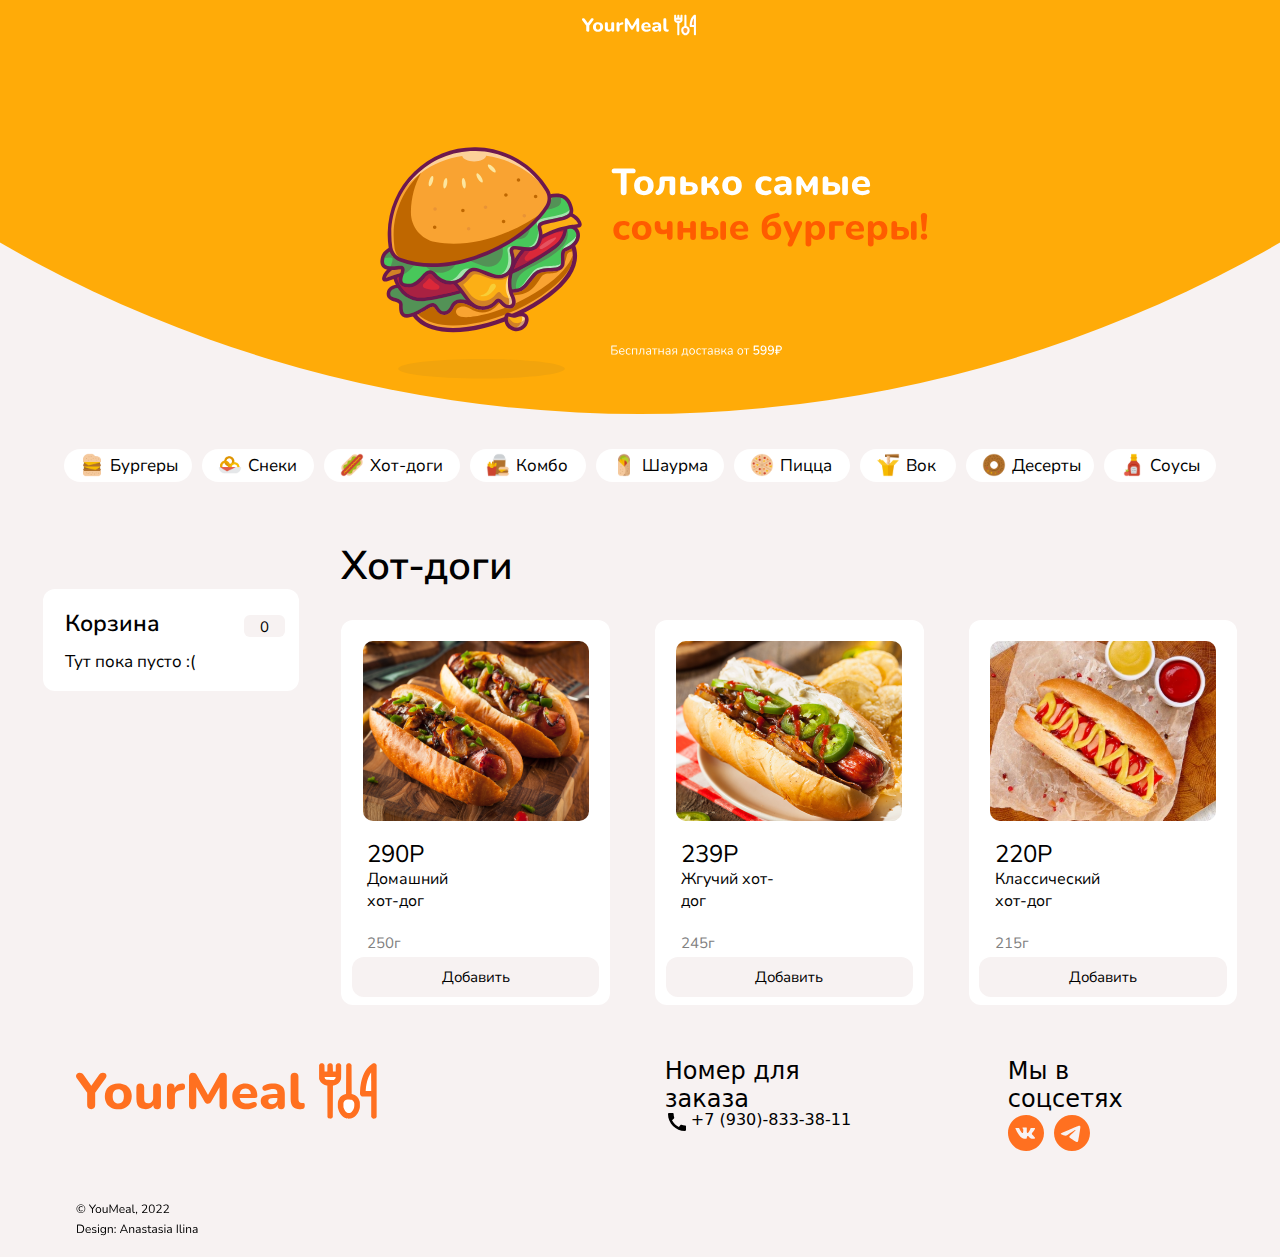
<file: hot-dogs.html>
<!DOCTYPE html>
<html lang="en">
<head>
    <meta charset="UTF-8">
    <meta name="viewport" content="width=device-width, initial-scale=1.0">
    <title>Your Meal-самые сочные бургеры</title>
    <script defer src="index.js"></script>
    <link rel="stylesheet" href="style.css">
    <link rel="preconnect" href="https://fonts.googleapis.com">
    <link rel="preconnect" href="https://fonts.gstatic.com" crossorigin>
    <link href="https://fonts.googleapis.com/css2?family=Nunito+Sans:opsz,wght@6..12,400;6..12,600&display=swap" rel="stylesheet">
</head>
<body>
    
    
    <header>
      <div class="orange-block">
        <img src="./img/Ellipse.svg" alt="">
        <div class="head_box1">
            <div class="logo"><a href="./index.html"><img class="logo_img" src="./img/logo.svg" alt=""></a></div>
            <div class="head_block1">
                <div class="head_pod_block1"><img src="./img/bigBurger.svg" alt=""></div>
                <div class="head_pod_block2">
                    <img class="cochny_img" src="./img/Только самые сочные бургеры! (1).svg" alt="">
                    <div class="free_dostavka"><img src="./img/Бесплатная доставка от 599₽.svg" alt=""></div> 
                </div>
            </div>
        </div>
      </div>
    </header>
    <main>
      <div class="mainBox1">
        <div class="pod_block1">
            <div class="burgers">
              <a href="./burgers.html">
                <div class="bIcon"><img src="./img/bIcon.svg" alt=""></div>
                <div class="bText">Бургеры</div>
              </a> 
            </div>
            <div class="snacks">
              <a href="./snacks.html">
                <div class="sIcon"><img src="./img/sIcon.svg" alt=""></div>
                <div class="sText">Снеки</div>
              </a>
            </div>
            <div class="hot-dogs">
              <a href="./hot-dogs.html">
                <div class="hIcon"></div>
                <div class="hText">Хот-доги</div>
              </a>
            </div>
            <div class="combo">
              <a href="">
                <div class="сIcon"></div>
                <div class="cText">Комбо</div>
              </a>
            </div>
            <div class="shawarma">
              <a href="">
                <div class="shIcon"></div>
                <div class="shText">Шаурма</div>
              </a>
            </div>
            <div class="pizza">
              <a href="">
                <div class="pIcon"></div>
                <div class="pText">Пицца</div>
              </a>
            </div>
            <div class="wok">
              <a href="">
                <div class="wIcon"></div>
                <div class="wText">Вок</div>
              </a> 
            </div>
            <div class="desserts">
              <a href="">
                <div class="dIcon"></div>
                <div class="dText">Десерты</div>
              </a>
            </div>
            <div class="sauces">
              <a href="">
                <div class="saIcon"></div>
                <div class="saText">Соусы</div>
              </a>
            </div>
        </div>
      </div>

      <div class="mainBox2">
        <div class="mainBlock1_2">
          <div class="headBasket">
            <h2>Корзина</h2>
            <div class="headNumber"><div class="num">0</div></div>
          </div>
          <p>Тут пока пусто :(</p>
        </div>
        <div class="mainBlock2">
          <h1>Хот-доги</h1>
          <div class="cards3">
            <div class="card">
              <button id="open_modal2"><div class="img_hot1"><img class="img_hot1_img" src="./img/img_hot1.svg" alt=""></div></button>
              <div class="price">290Р</div>
              <div class="name">Домашний хот-дог</div>
              <div class="weight">250г</div>
              <div class="add">Добавить</div>
            </div>
          
            <div class="card">
              <button id="open_modal2"><div class="img_hot2"><img class="img_hot2_img" src="./img/img_hot2.svg" alt=""></div></button>
              <div class="price">239Р</div>
              <div class="name">Жгучий хот-дог</div>
              <div class="weight">245г</div>
              <div class="add">Добавить</div>
            </div>
          
            <div class="card">
              <button id="open_modal2"><div class="img_hot3"><img class="img_hot3_img" src="./img/img_hot3.svg" alt=""></div></button>
              <div class="price">220Р</div>
              <div class="name">Классический хот-дог</div>
              <div class="weight">215г</div>
              <div class="add">Добавить</div>
            </div>
          </div>
        </div>
      
    </main>

    <footer>
      <div class="footBlock1">
        <div class="footlogo"></div>
        <div class="frame1"></div>
      </div>
      <div class="footBlock2">
        <div class="phoneNumber">
          <div class="phText">Номер для заказа</div>
          <div class="phBlock">
            <div class="phImage"></div>
            <div class="phNumber">+7 (930)-833-38-11</div>
          </div>
        </div>

        <div class="socialNetwork">
          <div class="socText">Мы в соцсетях</div>
          <div class="socImage">
            <a href="https://vk.company/ru/" target="_blank"><div class="vk"></div></a>
            <a href="https://web.telegram.org/k/" target="_blank"><div class="telega"></div></a>
          </div>
        </div>
      </div>
    </footer>
</body>
</html>
</file>
<file: style.css>
body{
    background-color: rgb(247, 242, 242);
    font-family: 'Nunito Sans', sans-serif;
    margin: 0;
    font-size: 15px;
}
header{
    width: 100%;
}
.orange-block img{
    width: 100%;
}

main{
    height: auto;
    max-width: 1920px;
    margin-top: 30px;
    margin-left: auto;
    margin-right: auto;
}





.mainBox1{
    height: auto;
    width: 90%;
    margin-right: auto;
    margin-left: auto;
    overflow-x: auto;
}
.burgers{
    height: 33px;
    width: 128px;
    display: flex;
    background-color: white;
    border-radius: 30px;
}
.snacks{
    height: 33px;
    width: 112px;
    display: flex;
    background-color: white;
    border-radius: 30px;
}
.hot-dogs{
    height: 33px;
    width: 136px;
    display: flex;
    background-color: white;
    border-radius: 30px;
}
.combo{
    height: 33px;
    width: 116px;
    display: flex;
    background-color: white;
    border-radius: 30px;
}
.shawarma{
    height: 33px;
    width: 128px;
    display: flex;
    background-color: white;
    border-radius: 30px;
}
.pizza{
    height: 33px;
    width: 116px;
    display: flex;
    background-color: white;
    border-radius: 30px;
}
.wok{
    height: 33px;
    width: 96px;
    display: flex;
    background-color: white;
    border-radius: 30px;
}
.desserts{
    height: 33px;
    width: 128px;
    display: flex;
    background-color: white;
    border-radius: 30px;
}
.sauces{
    height: 33px;
    width: 112px;
    display: flex;
    background-color: white;
    border-radius: 30px;
}
.mainBox2{
    display: flex;
    margin-top: 30px;
    width: 100%;
    height: auto;
}
footer{
    max-width: 1920px;
    margin-left: auto;
    margin-right: auto;
    height: 244px;
    display: flex;
}
.footBlock1{
    height: 200px;
    width: 46%;
    margin-top: 52px;
    margin-left: 76px;
}
.footBlock2{
    display: flex;
    height: 200px;
    width: 40%;
    margin-top: 52px;
}
.card{
    height: auto;
    width: 30%;
    background-color: white;
    border-radius: 12px;
}



.head_box1{
    height: 66%;
    width: 100%;
    position: absolute;
    top: 0%;

}
.logo{
    height: auto;
    width: 9%;
    margin-left: auto;
    margin-right: auto;
    position: relative;
    top: 2%;
}
.head_block1{
    height: 58%;
    width: 45%;
    margin-right: auto;
    margin-left: auto;
    display: flex;
    position: relative;
    top: 16%;
}
.head_pod_block1{
    height: 100%;
    width: 45%;
}
.head_pod_block2{
    height: 100%;
    width: 55%;
    margin-top: auto;
    margin-bottom: auto;
}
.cochny_img{
    position: relative;
    top: 12%;
}
.free_dostavka{
    height: auto;
    width: 54%;
    position: relative;
    top: 38%;
}



.mainBox1 .pod_block1{
    display: flex;
    width: 100%;
    justify-content: space-between;
}
.mainBox1 .pod_block1 a{
    text-decoration: none;
    color: black;
    font-size: 17px;
    font-style: normal;
    font-weight: 400;
    display: flex;
}
.mainBox1 .pod_block1 a:hover{
    background-color: #FFAB08;
    width: 100%;
    border-radius: 30px;
}

.bIcon{
    height: 24px;
    width: 24px;
    background-image: url(./img/bIcon.svg);
    margin-top: 4px;
    margin-right: 6px;
    margin-left: 16px;
}
.bText{
    height: 15px;
    width: 66px;
    margin-top: 5px;
    margin-right: 16px;
}


.sIcon{
    height: 24px;
    width: 24px;
    background-image: url(./img/sIcon.svg);
    margin-top: 4px;
    margin-right: 6px;
    margin-left: 16px;
}
.sText{
    height: 15px;
    width: 50px;
    margin-top: 5px;
    margin-right: 16px;
}


.hIcon{
    height: 24px;
    width: 24px;
    background-image: url(./img/hIcon.svg);
    margin-top: 4px;
    margin-right: 6px;
    margin-left: 16px;
}
.hText{
    height: 15px;
    width: 74px;
    margin-top: 5px;
    margin-right: 16px;
}


.сIcon{
    height: 24px;
    width: 24px;
    background-image: url(./img/cIcon.svg);
    margin-top: 4px;
    margin-right: 6px;
    margin-left: 16px;
}
.cText{
    height: 15px;
    width: 54px;
    margin-top: 5px;
    margin-right: 16px;
}


.shIcon{
    height: 24px;
    width: 24px;
    background-image: url(./img/shIcon.svg);
    margin-top: 4px;
    margin-right: 6px;
    margin-left: 16px;
}
.shText{
    height: 15px;
    width: 66px;
    margin-top: 5px;
    margin-right: 16px;
}

.pIcon{
    height: 24px;
    width: 24px;
    background-image: url(./img/pIcon.svg);
    margin-top: 4px;
    margin-right: 6px;
    margin-left: 16px;
}
.pText{
    height: 15px;
    width: 54px;
    margin-top: 5px;
    margin-right: 16px;
}

.wIcon{
    height: 24px;
    width: 24px;
    background-image: url(./img/wIcon.svg);
    margin-top: 4px;
    margin-right: 6px;
    margin-left: 16px;
}
.wText{
    height: 15px;
    width: 34px;
    margin-top: 5px;
    margin-right: 16px;
}

.dIcon{
    height: 24px;
    width: 24px;
    background-image: url(./img/dIcon.svg);
    margin-top: 4px;
    margin-right: 6px;
    margin-left: 16px;
}
.dText{
    height: 15px;
    width: 66px;
    margin-top: 5px;
    margin-right: 16px;
}

.saIcon{
    height: 24px;
    width: 24px;
    background-image: url(./img/saIcon.svg);
    margin-top: 4px;
    margin-right: 6px;
    margin-left: 16px;
}
.saText{
    height: 15px;
    width: 50px;
    margin-top: 5px;
    margin-right: 16px;
}


.mainBlock1{
    background-color: white;
    border-radius: 12px;
    height: 460px;
    width: 20%;
    margin-left: auto;
    margin-right: auto;
    margin-top: 6%;
}
.mainBlock1_2{
    background-color: white;
    border-radius: 12px;
    height: 102px;
    width: 20%;
    margin-left: auto;
    margin-right: auto;
    margin-top: 6%;
}

.dobv a{
    text-decoration:  none;
    color: black;
}
.dobv a :hover{
    background-color: #FFAB08;
    width: 92%;
    height: 30px;
}

.headBasket{
    display: flex;
}
.mainBlock1 h2{
    width: 65%;
    font-weight: 600;
    margin-left: 22px;
    font-size: 23px;
}
.mainBlock1_2 h2{
    width: 65%;
    font-weight: 600;
    margin-left: 22px;
    font-size: 23px;
}
.mainBlock1_2 p{
    margin-top: -8px;
    margin-left: 22px;
    font-size: 17px;
}
.headNumber{
    background-color: rgb(247, 242, 242);
    height: 22px;
    width: 41px;
    border-radius: 6px;
    margin-top: 26px;
    margin-left: auto;
    margin-right: 14px;
}
.bs_block1{
    width: 216px;
    height: auto;
    font-size: 18px;
    position: relative;
    left: 20px;
}
.num{
    margin-right: auto;
    margin-left: auto;
    margin-top: 2px;
    height: 16px;
    width: 8px;
}
.bas{
    display: flex;
    height: 74px;
    width: 93%;
    margin-left: auto;
    margin-right: auto;
}
.palca{
    background-color: rgb(247, 242, 242);
    width: 80%;
    height: 2px;
    border-radius: 4px;
    margin-left: auto;
    margin-right: auto;
}
.basket1{
    height: 74px;
    width: 78%;
    position: relative;
    top: 12px;
    display: flex;
}
.basket2{
    height: 74px;
    width: 78%;
    position: relative;
    top: 12px;
    display: flex;
}
.basket3{
    height: 74px;
    width: 78%;
    position: relative;
    top: 12px;
    display: flex;
}
.bimg1{
    height: 52px;
    width: 64px;
}
.bimg2{
    height: 52px;
    width: 64px;
}
.bimg3{
    height: 52px;
    width: 64px;
}
.btext1{
    font-weight: 500;
    margin-left: 6px;
    font-size: 12px;
}
.btext2{
    color: gray;
    font-weight: 500;
    margin-left: 6px;
    font-size: 12px;
}
.btext3{
    font-weight: 500;
    margin-left: 6px;
    font-size: 12px;
}

.plusminus{
    background-color: rgb(247, 242, 242);
    width: 28%;
    height: 40px;
    margin-top: auto;
    margin-bottom: auto;
    border-radius: 12px;
    display: flex;
}
.plus{
    margin-top: auto;
    margin-bottom: auto;
    margin-right: 10px;
    cursor: pointer;
    margin-left: 4px;
}
.number{
    margin-left: auto;
    margin-right: auto;
    margin-top: auto;
    margin-bottom: auto;
    font-size: 15px;
}
.minus{
    margin-top: auto;
    margin-bottom: auto;
    margin-left: 10px;
    cursor: pointer;
    margin-right: 4px;
}
.total{
    display: flex;
    width: 80%;
    height: auto;
    margin-left: auto;
    margin-right: auto;
    position: relative;
    top: 12px;
}
.tText{
    width: 78%;
}
.dostavka{
    display: flex;
    width: 80%;
    height: auto;
    position: relative;
    top: 38px;
    left: 24px;
}
.dosimg{
    height: 24px;
    width: 24px;
    background-image: url(./img/dosimg.svg);
}
.dostext{
    font-size: 12px;
    height: 16px;
    width: 120px;
    margin-top: 5px;
    margin-left: 5px;
}

.mainBlock2{
    height: auto;
    width: 70%;
    margin-right: auto;
}
.mainBlock2 h1{
    font-weight: 600;
    font-size: 40px;
}

.cards1{
    display: flex;
    justify-content: space-between;
}
.cards2{
    display: flex;
    justify-content: space-between;
    margin-top: 10px;
}
.cards3{
    display: flex;
    justify-content: space-between;
    margin-top: 10px;
}

.image1{
    height: auto;
    width: auto;
    margin-left: auto;
    margin-right: auto;
    border-radius: 12px;
    object-fit: contain;
    transition: 0.2s;
}
.image1:hover{
    transform: scale(1.1);
    cursor: pointer;
}
.image1_img{
    height: auto;
    width: 88%;
}
.price{
    height: 24px;
    width: 58px;
    margin-top: 12px;
    margin-left: 26px;
    font-size: 24px;
}
.name{
    height: 21px;
    width: 116px;
    margin-top: 6px;
    margin-left: 26px;
    font-size: 16px;
}
.weight{
    height: auto;
    width: auto;
    margin-top: 44px;
    margin-left: 26px;
    color: gray;
}

.image2{
    height: auto;
    width: auto;
    margin-left: auto;
    margin-right: auto;
    border-radius: 12px;
    object-fit: contain;
    transition: 0.2s;
}
.image2:hover{
    transform: scale(1.1);
    cursor: pointer;
}
.image2_img{
    width: 88%;
    height: auto;
}
.image3{
    height: auto;
    width: auto;
    margin-left: auto;
    margin-right: auto;
    border-radius: 12px;
    object-fit: contain;
    transition: 0.2s;
}
.image3:hover{
    transform: scale(1.1);
    cursor: pointer;
}
.image3_img{
    width: 88%;
    height: auto;
}
.image4{
    height: auto;
    width: auto;
    margin-left: auto;
    margin-right: auto;
    border-radius: 12px;
    object-fit: contain;
    transition: 0.2s;
}
.image4:hover{
    transform: scale(1.1);
    cursor: pointer;
}
.image4_img{
    width: 88%;
    height: auto;
}
.image5{
    height: auto;
    width: auto;
    margin-left: auto;
    margin-right: auto;
    border-radius: 12px;
    object-fit: contain;
    transition: 0.2s;
}
.image5:hover{
    transform: scale(1.1);
    cursor: pointer;
}
.image5_img{
    width: 88%;
    height: auto;
}
.image6{
    height: auto;
    width: auto;
    margin-left: auto;
    margin-right: auto;
    border-radius: 12px;
    object-fit: contain;
    transition: 0.2s;
}
.image6:hover{
    transform: scale(1.1);
    cursor: pointer;
}
.image6_img{
    width: 88%;
    height: auto;
}

.img_sn1{
    height: auto;
    width: auto;
    margin-left: auto;
    margin-right: auto;
    border-radius: 12px;
    object-fit: contain;
    transition: 0.2s;
}
.img_sn1:hover{
    transform: scale(1.1);
    cursor: pointer;
}
.img_sn1_img{
    height: auto;
    width: 88%;
}
.img_sn2{
    height: auto;
    width: auto;
    margin-left: auto;
    margin-right: auto;
    border-radius: 12px;
    object-fit: contain;
    transition: 0.2s;
}
.img_sn2:hover{
    transform: scale(1.1);
    cursor: pointer;
}
.img_sn2_img{
    height: auto;
    width: 88%;
}
.img_sn3{
    height: auto;
    width: auto;
    margin-left: auto;
    margin-right: auto;
    border-radius: 12px;
    object-fit: contain;
    transition: 0.2s;
}
.img_sn3:hover{
    transform: scale(1.1);
    cursor: pointer;
}
.img_sn3_img{
    height: auto;
    width: 88%;
}

.img_hot1{
    height: auto;
    width: auto;
    margin-left: auto;
    margin-right: auto;
    border-radius: 12px;
    object-fit: contain;
    transition: 0.2s;
}
.img_hot1:hover{
    transform: scale(1.1);
    cursor: pointer;
}
.img_hot1_img{
    height: auto;
    width: 88%;
}
.img_hot2{
    height: auto;
    width: auto;
    margin-left: auto;
    margin-right: auto;
    border-radius: 12px;
    object-fit: contain;
    transition: 0.2s;
}
.img_hot2:hover{
    transform: scale(1.1);
    cursor: pointer;
}
.img_hot2_img{
    height: auto;
    width: 88%;
}
.img_hot3{
    height: auto;
    width: auto;
    margin-left: auto;
    margin-right: auto;
    border-radius: 12px;
    object-fit: contain;
    transition: 0.2s;
}
.img_hot3:hover{
    transform: scale(1.1);
    cursor: pointer;
}
.img_hot3_img{
    height: auto;
    width: 88%;
}
.add:hover{
    background-color: #FFAB08;
}
.add{
    width: 92%;
    height: 30px;
    margin-top: 4px;
    margin-left: auto;
    margin-right: auto;
    border-radius: 12px;
    background-color: rgb(247, 242, 242);
    text-align: center;
    cursor: pointer;
    margin-bottom: 8px;
    padding-top: 10px;
}
.add2{
    width: 100%;
    height: 30px;
    margin-left: auto;
    margin-right: auto;
    border-radius: 12px;
    background-color: rgb(247, 242, 242);
    text-align: center;
    padding-top: 12px;
    cursor: pointer;
}
.add2:hover{
    background-color: #FFAB08;
    width: 100%;
    height: 30px;
}




.footlogo{
    height: 64px;
    width: 304px;
    background-image: url(./img/footlogo.svg);
}
.phoneNumber{
    width: 67%;
}
.frame1{
    width: 123px;
    height: 36px;
    background-image: url(./img/frame1.svg);
    margin-top: 80px;
}
.phText{
    font-family: system-ui, -apple-system, BlinkMacSystemFont, 'Segoe UI', Roboto, Oxygen, Ubuntu, Cantarell, 'Open Sans', 'Helvetica Neue', sans-serif;
    font-size: 24px;
    width: 200px;
    height: 38px;
}
.phBlock{
    display: flex;
    margin-top: 15px;
}
.phNumber{
    font-family: system-ui, -apple-system, BlinkMacSystemFont, 'Segoe UI', Roboto, Oxygen, Ubuntu, Cantarell, 'Open Sans', 'Helvetica Neue', sans-serif;
    font-size: 16px;
    margin-left: 2px;
}
.phImage{
    height: 24px;
    width: 24px;
    background-image: url(./img/phImage.svg);
}

.socText{
    font-family: system-ui, -apple-system, BlinkMacSystemFont, 'Segoe UI', Roboto, Oxygen, Ubuntu, Cantarell, 'Open Sans', 'Helvetica Neue', sans-serif;
    font-size: 24px;
    width: 166px;
    height: 33px;
}
.socImage{
    display: flex;
    height: 36px;
    width: 88px;
    margin-top: 25px;
}
.vk{
    height: 36px;
    width: 36px;
    background-image: url(./img/vk.svg);
}
.telega{
    width: 36px;
    height: 36px;
    background-image: url(./img/telega.svg);
    margin-left: 10px;
}


#open_modal{
    margin-top: 20px;
    height: auto;
    width: 100%;
    background: transparent;
    border: none;
}
#open_modal2{
    margin-top: 20px;
    height: auto;
    width: 100%;
    background: transparent;
    border: none;
}

.modal{
    position: fixed;
    left: 0;
    top: 0;
    width: 100%;
    height: 100vh;
    z-index: 99998;
    background-color: rgba(0, 0, 0, 30%);
    display: grid;
    align-items: center;
    justify-content: center;
    overflow-y: auto;
    visibility: hidden;
    opacity: 0;
    transition: opacity .4s ,visibility .4s;
}
.modal_box{
    position: relative;
    width: 684px;
    height: 432px;
    padding: 28px;
    z-index: 1;
    background-color: white;
    box-shadow: 0px 0px 17px -7px rgba(34, 60, 80, 0.2);
    transform: scale(0);
    transition: transform .8s;
    border-radius: 15px;
    margin: 30px 15px;
}
.close_modal{
    position: absolute;
    top: 24px;
    right: 24px;
    border: none;
    background-color: transparent;
    padding: 5px;
    cursor: pointer;
}
.modal.open{
    visibility: visible;
    opacity: 1;
}
.modal.open .modal_box{
    transform: scale(1);
}
.name_modal{
    font-size: 40px;
}
.modal_img{
    position: relative;
    top: 6px;
    height: 220px;
    width: 276px;
    background-image: url(./img/image1.svg);
    margin-right: 20px;
    border-radius: 12px;
}
.modal_block1{
    display: flex;
    position: relative;
    top: 20px;
}
.t_podBlock1{
    font-size: 16px;
    font-weight: 400;
}
.sostav{
    font-size: 14px;
    font-weight: 600;
    margin-top: 22px;
}
.t_podBlock2{
    font-size: 12px;
    font-weight: 400;
}
.t_pb_weight{
    color: gray;
    font-size: 12px;
    font-weight: 400;
}
.modal_foot{
    display: flex;
}
.modal_f_block1{
    height: 40px;
    width: 276px;
    background-color: rgb(247, 242, 242);
    border-radius: 12px;
    text-align: center;
    position: relative;
    top: 110px;
    cursor: pointer;
}
.modal_f_block1:hover{
    height: 40px;
    width: 276px;
    background-color: #FFAB08;
    border-radius: 12px;
    text-align: center;
    position: relative;
    top: 110px;
}
.f_block1_text{
    position: relative;
    top: 9px;
    color: black;
}
.plusminus2{
    height: 40px;
    width: 84px;
    display: flex;
    background-color: rgb(247, 242, 242);
    border-radius: 12px;
    position: relative;
    top: 110px;
    left: 16px;
}
.number2{
    margin-left: auto;
    margin-right: auto;
    margin-top: auto;
    margin-bottom: auto;
}
.plus2{
    margin-top: auto;
    margin-bottom: auto;
    margin-right: 10px;
    cursor: pointer;
}
.minus2{
    margin-top: auto;
    margin-bottom: auto;
    margin-left: 10px;
    cursor: pointer;
}

.zakaz_modal_openbt{
    height: auto;
    width: 92%;
    position: relative;
    top: 36px;
    left: 12px;
    background: transparent;
    border: none;
}

.zakaz_modal{
    position: fixed;
    left: 0;
    top: 0;
    width: 100%;
    height: 100vh;
    z-index: 99998;
    background-color: rgba(0, 0, 0, 30%);
    display: grid;
    align-items: center;
    justify-content: center;
    overflow-y: auto;
    visibility: hidden;
    opacity: 0;
    transition: opacity .4s ,visibility .4s;
}
.zakaz_modal_box1{
    display: flex;
    position: relative;
    width: 684px;
    height: 432px;
    z-index: 1;
    background-color: rgb(245, 243, 243);
    box-shadow: 0px 0px 17px -7px rgba(34, 60, 80, 0.2);
    transform: scale(0);
    transition: transform .8s;
    border-radius: 15px;
    margin: 30px 15px;
}
.close_zakaz_modal{
    position: absolute;
    top: 24px;
    right: 24px;
    border: none;
    background-color: transparent;
    padding: 5px;
    cursor: pointer;
}
.zakaz_modal.open{
    visibility: visible;
    opacity: 1;
}
.zakaz_modal.open .zakaz_modal_box1{
    transform: scale(1);
}
.zakaz_icon{
    background-color: #FFAB08;
    height: 100%;
    width: 50%;
    border-radius: 15px 0px 0px 15px;
}
.ponc_img{
    position: relative;
    top: 56px;
    left: 28px;
}

.zakaz_modal_box2{
    margin-left: 40px;
    display: grid;
    grid-template-rows: 80px 48px 56px 34px 40px 40px 76px 40px ;
}
.your_name{
    height: 34px;
    width: 264px;
    padding-left: 12px;
    border: 1px solid rgb(199, 198, 198);
    background-color: white;
    border-radius: 10px;
}
.number_inp{
    height: 34px;
    width: 264px;
    padding-left: 12px;
    border: 1px solid rgb(199, 198, 198);
    background-color: white;
    border-radius: 10px;
}
.address{
    height: 34px;
    width: 264px;
    padding-left: 12px;
    border: 1px solid rgb(199, 198, 198);
    background-color: white;
    border-radius: 10px;

}
.inp_block{
    display: flex;
    margin-top: 8px;
}
.floor{
    height: 34px;
    width: 121px;
    padding-left: 12px;
    border: 1px solid rgb(199, 198, 198);
    background-color: white;
    border-radius: 10px;
    margin-right: 7px;
}
.intercom{
    height: 34px;
    width: 121px;
    padding-left: 12px;
    border: 1px solid rgb(199, 198, 198);
    background-color: white;
    border-radius: 10px;
}
.add3{
    width: 100%;
    height: 30px;
    margin-left: auto;
    margin-right: auto;
    border-radius: 12px;
    background-color: white;
    text-align: center;
    padding-top: 10px;
    cursor: pointer;
}
.add3:hover{
    width: 100%;
    height: 30px;
    background-color: #FFAB08;
}
</file>
